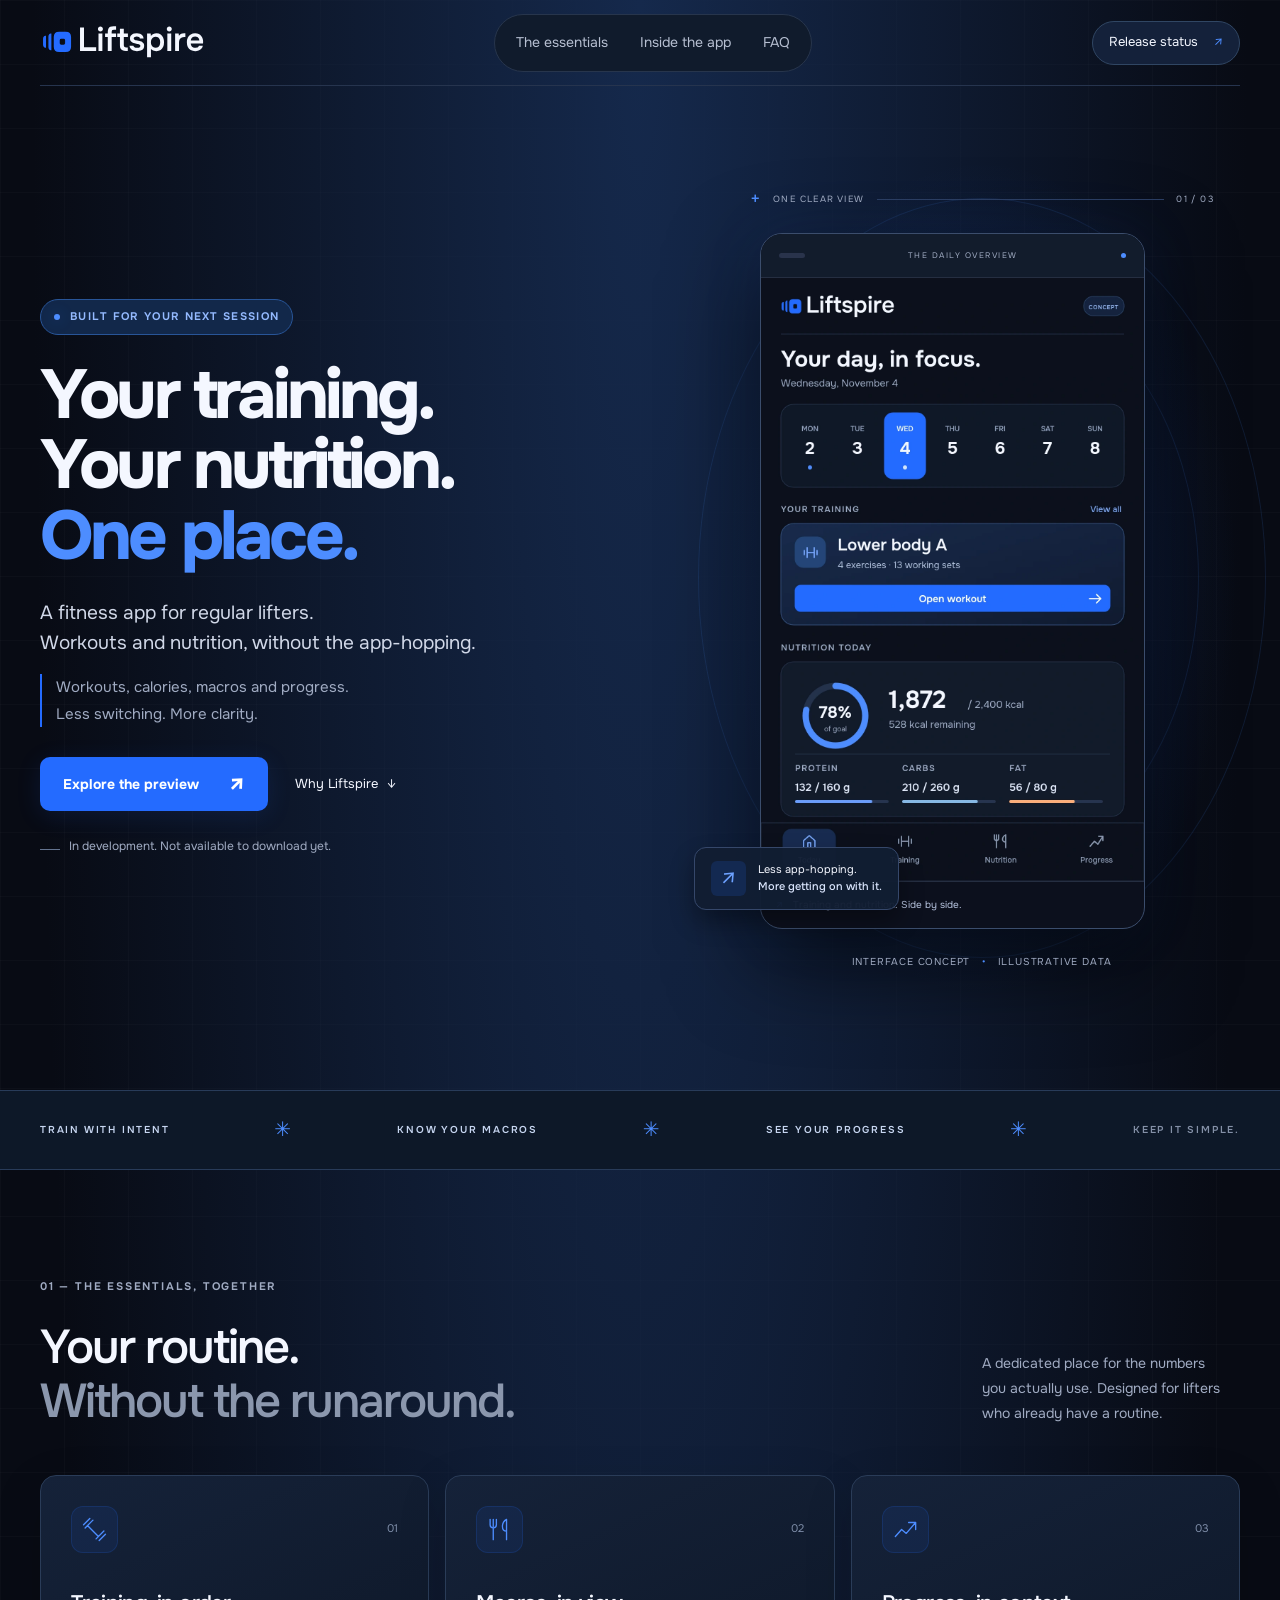
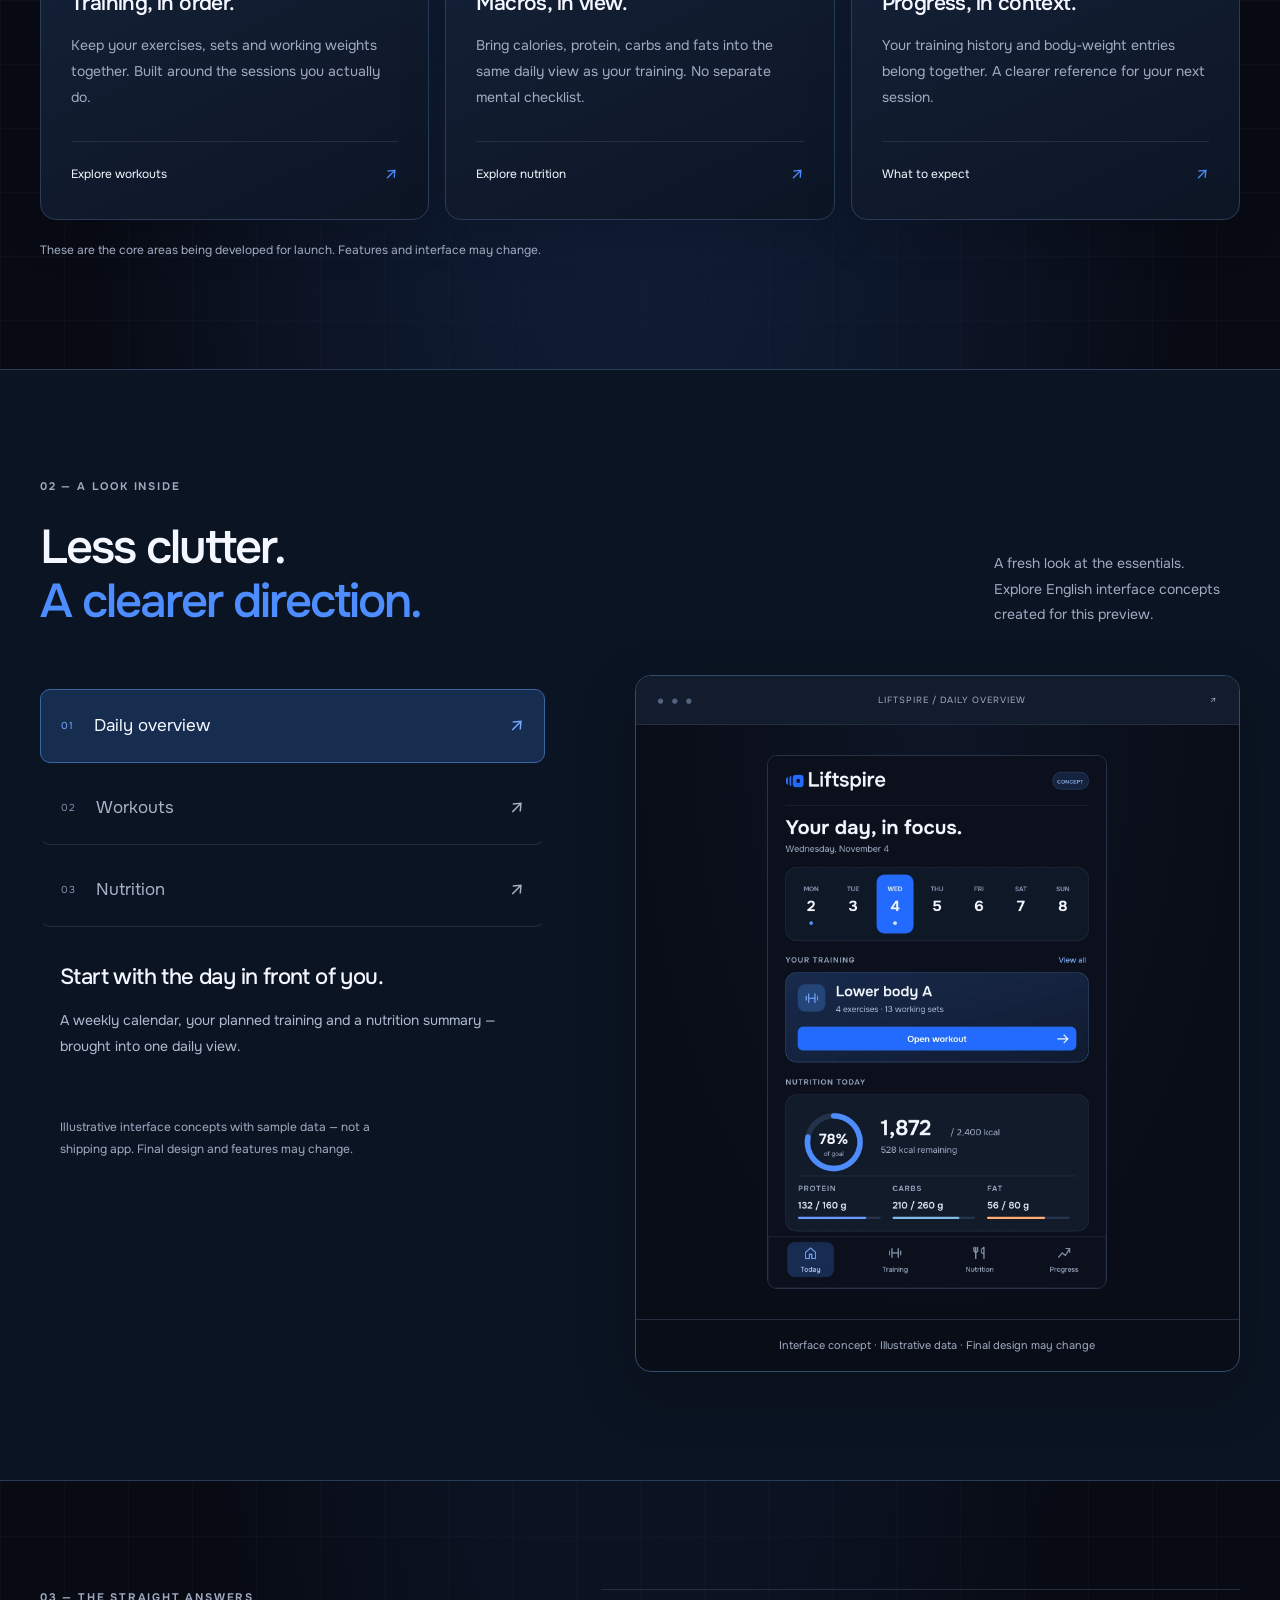
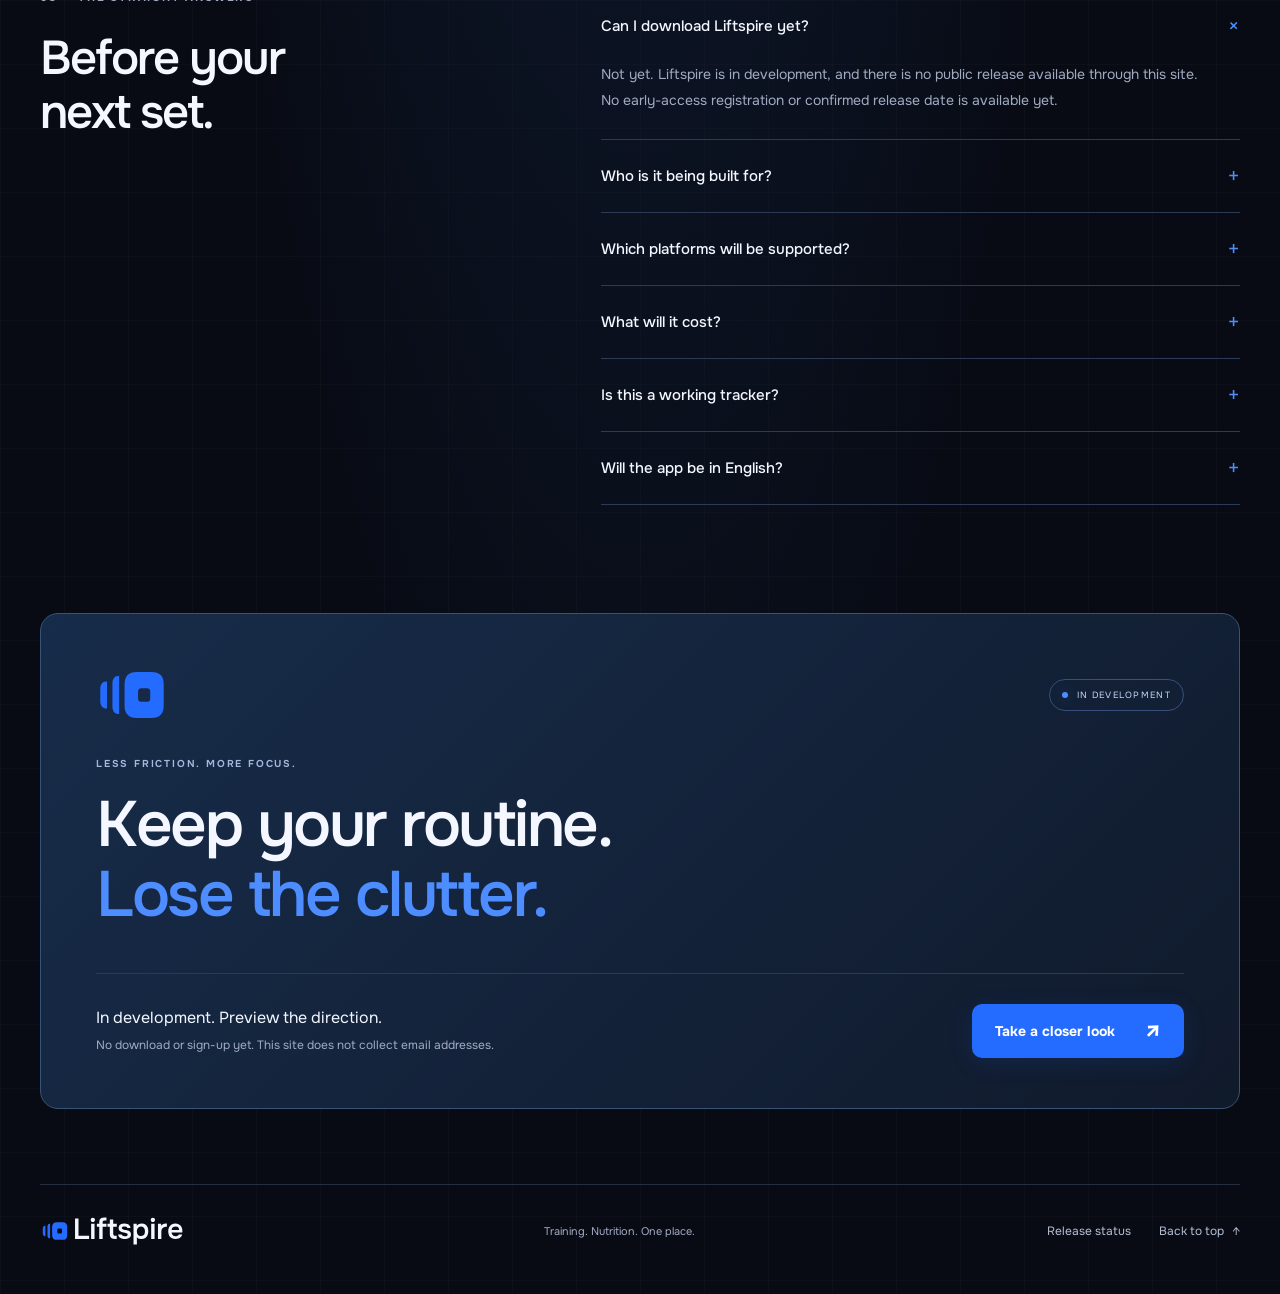
<file: index.html>
<!doctype html>
<html lang="en">
<head>
<meta charset="utf-8"><meta name="viewport" content="width=device-width, initial-scale=1">
<meta name="robots" content="noindex, nofollow">
<meta name="referrer" content="strict-origin-when-cross-origin">
<meta property="og:type" content="website"><meta property="og:site_name" content="Liftspire"><meta property="og:title" content="Liftspire — Training and nutrition. One place."><meta property="og:description" content="A simpler home for workouts, calories, macros and progress. In development — explore the interface preview."><meta property="og:image" content="assets/social-preview.png"><meta property="og:image:width" content="1200"><meta property="og:image:height" content="630"><meta property="og:image:alt" content="Liftspire: Your training. Your nutrition. One place. In development."><meta name="twitter:card" content="summary_large_image"><meta name="twitter:title" content="Liftspire — Training and nutrition. One place."><meta name="twitter:description" content="In development. Explore the training and nutrition interface preview."><meta name="twitter:image" content="assets/social-preview.png">
<meta name="theme-color" content="#080b14">
<title>Liftspire — Your training. Your nutrition. One place.</title>
<meta name="description" content="Meet Liftspire: a fitness app in development, bringing strength training, calories, macros and progress into one clear place. Explore illustrative English interface concepts.">
<link rel="icon" href="assets/favicon.svg" type="image/svg+xml"><link rel="preload" href="assets/onest.ttf" as="font" type="font/ttf" crossorigin><link rel="stylesheet" href="styles.css"><script src="app.js" defer></script>
</head>
<body>
<a class="skip-link" href="#main">Skip to content</a>
<header class="header wrap">
<a class="brand" href="#main" aria-label="Liftspire home"><img src="assets/logo.svg" alt="Liftspire" width="174" height="46"></a>
<nav aria-label="Main navigation"><a href="#focus">The essentials</a><a href="#inside">Inside the app</a><a href="#questions">FAQ</a></nav>
<a class="header-action" href="#launch">Release status <span aria-hidden="true">↗</span></a>
</header>
<main id="main">
<section class="hero wrap" aria-labelledby="hero-title">
<div class="hero-copy"><p class="eyebrow"><span class="status-dot"></span> BUILT FOR YOUR NEXT SESSION</p>
<h1 id="hero-title">Your training.<br>Your nutrition.<br><span class="blue-text">One place.</span></h1>
<p class="hero-description">A fitness app for regular lifters.<br class="desktop-break"> Workouts and nutrition, without the app-hopping.</p>
<p class="hero-subcopy">Workouts, calories, macros and progress.<br>Less switching. More clarity.</p>
<div class="hero-actions"><a class="button button-primary" href="#inside">Explore the preview <span aria-hidden="true">↗</span></a><a class="text-link" href="#focus">Why Liftspire <span aria-hidden="true">↓</span></a></div>
<p class="hero-note"><span class="small-line"></span> In development. Not available to download yet.</p></div>
<div class="hero-visual"><span class="orbit orbit-one" aria-hidden="true"></span><span class="orbit orbit-two" aria-hidden="true"></span><div class="visual-label"><span class="tiny-cross" aria-hidden="true">+</span> ONE CLEAR VIEW <span class="visual-line"></span> 01 / 03</div>
<div class="screenshot-frame"><div class="frame-top"><span class="camera" aria-hidden="true"></span><span>THE DAILY OVERVIEW</span><span class="frame-dot" aria-hidden="true"></span></div><img class="hero-screen" src="assets/app-today.webp" alt="Illustrative English Liftspire dashboard concept with a weekly calendar, lower-body workout and sample calorie and macro totals" width="540" height="850" fetchpriority="high"><div class="frame-bottom"><span aria-hidden="true">↗</span> Training and nutrition. Side by side.</div></div>
<div class="floating-tag tag-workout"><span class="tag-icon" aria-hidden="true">↗</span><span>Less app-hopping.<br><strong>More getting on with it.</strong></span></div>
<div class="visual-caption">INTERFACE CONCEPT <span>•</span> ILLUSTRATIVE DATA</div></div>
</section>
<div class="discipline-strip"><div class="wrap strip-inner"><span>TRAIN WITH INTENT</span><span class="strip-star" aria-hidden="true">✳</span><span>KNOW YOUR MACROS</span><span class="strip-star" aria-hidden="true">✳</span><span>SEE YOUR PROGRESS</span><span class="strip-star" aria-hidden="true">✳</span><span class="strip-end">KEEP IT SIMPLE.</span></div></div>
<section class="section wrap" id="focus" aria-labelledby="focus-title"><div class="section-heading"><div><p class="eyebrow muted">01 — THE ESSENTIALS, TOGETHER</p><h2 id="focus-title">Your routine.<br><span class="text-muted">Without the runaround.</span></h2></div><p class="section-intro">A dedicated place for the numbers<br>you actually use. Designed for lifters<br>who already have a routine.</p></div>
<div class="feature-grid"><article class="feature-card"><div class="card-top"><span class="feature-icon" aria-hidden="true"><svg viewBox="0 0 32 32"><path d="m7 11 14 14M4 14l10-10M18 28l10-10M2 10l8-8M22 30l8-8"/></svg></span><span class="card-number">01</span></div><h3>Training, in order.</h3><p>Keep your exercises, sets and working weights together. Built around the sessions you actually do.</p><a href="#inside" data-feature-link="workout" class="card-link">Explore workouts <span aria-hidden="true">↗</span></a></article>
<article class="feature-card"><div class="card-top"><span class="feature-icon" aria-hidden="true"><svg viewBox="0 0 32 32"><path d="M8 3v9m-4-9v7a4 4 0 0 0 8 0V3M8 14v15M25 3v26M25 3c-7 4-7 15 0 15"/></svg></span><span class="card-number">02</span></div><h3>Macros, in view.</h3><p>Bring calories, protein, carbs and fats into the same daily view as your training. No separate mental checklist.</p><a href="#inside" data-feature-link="nutrition" class="card-link">Explore nutrition <span aria-hidden="true">↗</span></a></article>
<article class="feature-card"><div class="card-top"><span class="feature-icon" aria-hidden="true"><svg viewBox="0 0 32 32"><path d="M3 25 11 16l6 5L29 7M20 7h9v9"/></svg></span><span class="card-number">03</span></div><h3>Progress, in context.</h3><p>Your training history and body-weight entries belong together. A clearer reference for your next session.</p><a href="#questions" class="card-link">What to expect <span aria-hidden="true">↗</span></a></article></div><p class="section-footnote">These are the core areas being developed for launch. Features and interface may change.</p></section>
<section class="demo-section section" id="inside" aria-labelledby="inside-title"><div class="wrap"><div class="section-heading"><div><p class="eyebrow muted">02 — A LOOK INSIDE</p><h2 id="inside-title">Less clutter.<br><span class="blue-text">A clearer direction.</span></h2></div><p class="section-intro">A fresh look at the essentials.<br>Explore English interface concepts<br>created for this preview.</p></div>
<div class="demo-layout"><div class="demo-controls"><div class="tabs" role="tablist" aria-label="App interface preview"><button class="demo-tab" id="tab-today" role="tab" aria-selected="true" aria-controls="demo-panel" data-view="today"><span>01</span> Daily overview <span aria-hidden="true">↗</span></button><button class="demo-tab" id="tab-workout" role="tab" aria-selected="false" aria-controls="demo-panel" tabindex="-1" data-view="workout"><span>02</span> Workouts <span aria-hidden="true">↗</span></button><button class="demo-tab" id="tab-nutrition" role="tab" aria-selected="false" aria-controls="demo-panel" tabindex="-1" data-view="nutrition"><span>03</span> Nutrition <span aria-hidden="true">↗</span></button></div><div class="demo-copy" aria-live="polite"><h3 id="demo-title">Start with the day in front of you.</h3><p id="demo-description">A weekly calendar, your planned training and a nutrition summary — brought into one daily view.</p></div><p class="demo-disclaimer">Illustrative interface concepts with sample data — not a shipping app. Final design and features may change.</p><noscript><p class="demo-disclaimer">Enable JavaScript to switch previews, or <a href="assets/app-workout.webp">view workouts</a> and <a href="assets/app-nutrition.webp">view nutrition</a> directly.</p></noscript></div>
<div class="demo-preview" id="demo-panel" role="tabpanel" aria-labelledby="tab-today" tabindex="0"><div class="preview-top"><span class="preview-lights" aria-hidden="true">● ● ●</span><span id="preview-label">LIFTSPIRE / DAILY OVERVIEW</span><span aria-hidden="true">↗</span></div><div class="demo-image-holder"><img id="demo-image" src="assets/app-today.webp" alt="English dashboard interface concept showing an illustrative workout and calorie and macro summary" width="540" height="850" loading="lazy"></div><p class="preview-caption">Interface concept · Illustrative data · Final design may change</p></div></div></div></section>
<section class="section wrap faq-section" id="questions" aria-labelledby="faq-title"><div><p class="eyebrow muted">03 — THE STRAIGHT ANSWERS</p><h2 id="faq-title">Before your<br>next set.</h2></div><div class="faq-list"><details open><summary>Can I download Liftspire yet?<span aria-hidden="true">+</span></summary><p>Not yet. Liftspire is in development, and there is no public release available through this site. No early-access registration or confirmed release date is available yet.</p></details><details><summary>Who is it being built for?<span aria-hidden="true">+</span></summary><p>Regular strength trainees who already follow their training and nutrition — and want a simpler place to keep workouts, calories, macros and progress together.</p></details><details><summary>Which platforms will be supported?<span aria-hidden="true">+</span></summary><p>Supported platforms and app-store availability have not been confirmed. This preview is a website, not an installable tracker.</p></details><details><summary>What will it cost?<span aria-hidden="true">+</span></summary><p>Pricing has not been announced. We want Liftspire to be accessible for regular lifters, but there is no confirmed price or subscription offer yet.</p></details><details><summary>Is this a working tracker?<span aria-hidden="true">+</span></summary><p>No. This website shows illustrative interface concepts, not a working app or screenshots of a finished release. Sample figures are for demonstration only. It does not accept workout or nutrition entries. Technical connection data may still be processed to deliver this website.</p></details><details><summary>Will the app be in English?<span aria-hidden="true">+</span></summary><p>This website and its illustrative interface concepts are in English. They show a design direction, not a finished English app release. Launch language availability is not confirmed yet.</p></details></div></section>
<section class="closing wrap" id="launch" aria-labelledby="launch-title"><div class="closing-top"><img src="assets/mark.svg" alt="" width="72" height="72" aria-hidden="true"><span class="launch-badge"><span class="status-dot"></span> IN DEVELOPMENT</span></div><p class="eyebrow">LESS FRICTION. MORE FOCUS.</p><h2 id="launch-title">Keep your routine.<br><span>Lose the clutter.</span></h2><div class="closing-bottom"><div><p class="launch-heading">In development. Preview the direction.</p><p class="closing-note">No download or sign-up yet. This site does not collect email addresses.</p></div><a class="button button-primary" href="#inside">Take a closer look <span aria-hidden="true">↗</span></a></div></section>
</main>
<footer class="footer wrap"><a class="brand" href="#main" aria-label="Liftspire back to top"><img src="assets/logo.svg" alt="Liftspire" width="152" height="40" loading="lazy"></a><p>Training. Nutrition. One place.</p><nav class="footer-links" aria-label="Footer navigation"><a href="#launch">Release status</a><a href="#main">Back to top <span aria-hidden="true">↑</span></a></nav></footer>
</body>
</html>
</file>
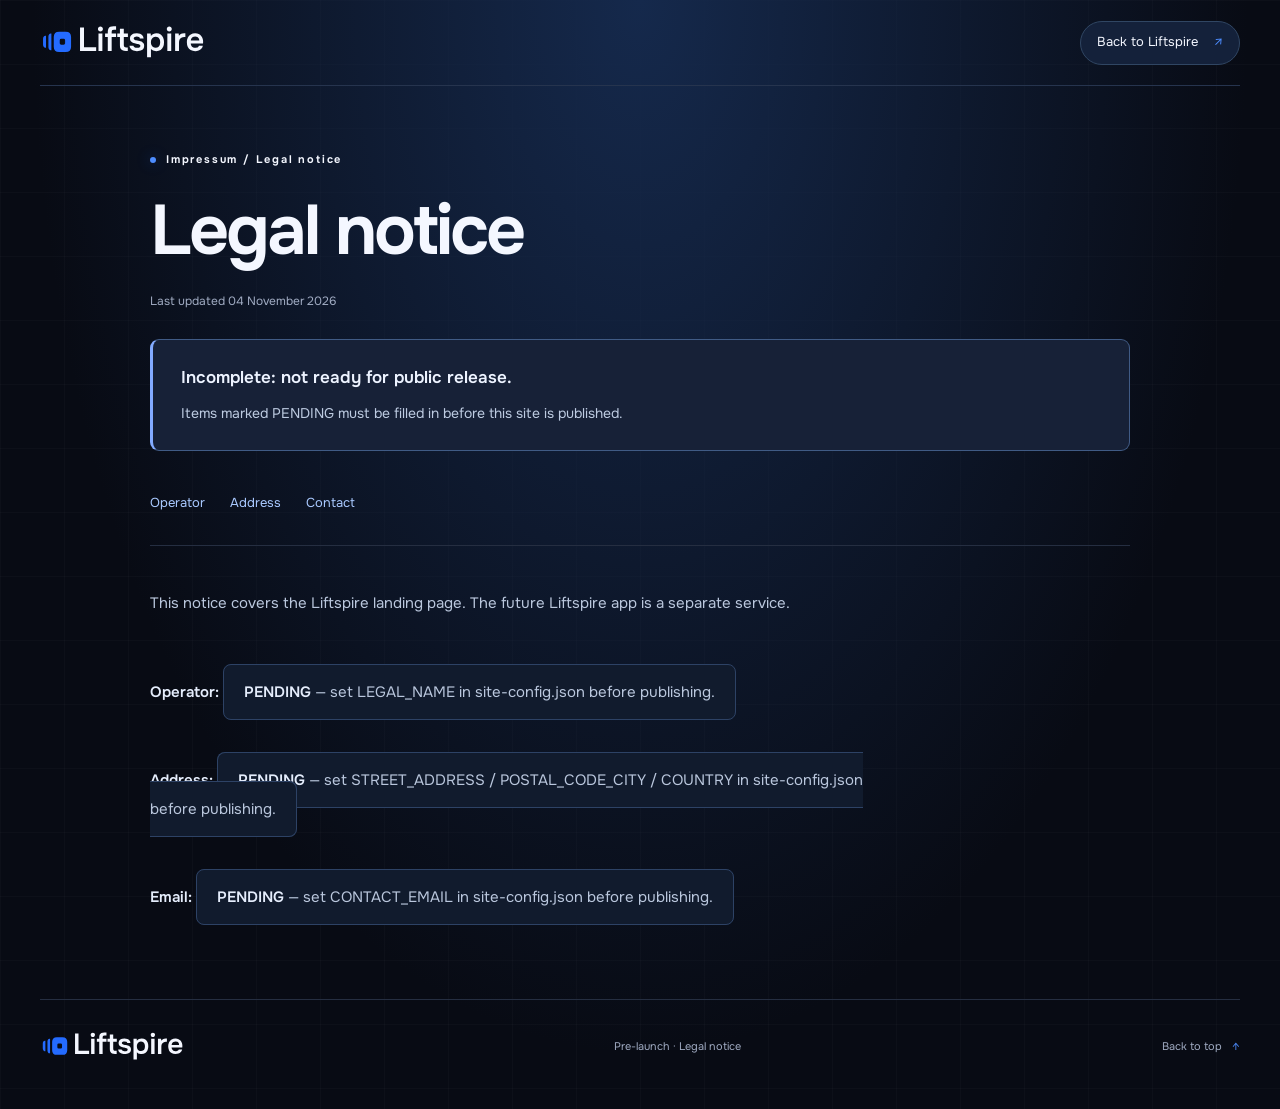
<file: impressum.html>
<!doctype html>
<html lang="en"><head><meta charset="utf-8"><meta name="viewport" content="width=device-width, initial-scale=1"><meta name="theme-color" content="#080b14"><title>Impressum — Liftspire</title><meta name="description" content="Legal notice (Impressum) for the Liftspire landing page."><link rel="icon" href="assets/favicon.svg" type="image/svg+xml"><link rel="preload" href="assets/onest.ttf" as="font" type="font/ttf" crossorigin><link rel="stylesheet" href="styles.css"></head>
<body class="legal-page"><a class="skip-link" href="#impressum-main">Skip to content</a><header class="header legal-header wrap"><a class="brand" href="index.html" aria-label="Liftspire home"><img src="assets/logo.svg" alt="Liftspire" width="174" height="46"></a><a class="header-action" href="index.html">Back to Liftspire <span aria-hidden="true">↗</span></a></header>
<main id="impressum-main" class="legal-main wrap"><div class="legal-hero"><p class="eyebrow"><span class="status-dot"></span> Impressum / Legal notice</p><h1 id="imp-title">Legal notice</h1><p class="legal-updated">Last updated <time datetime="2026-11-04">04 November 2026</time></p></div><div class="legal-draft" role="note"><p class="legal-draft-title">Incomplete: not ready for public release.</p><p>Items marked PENDING must be filled in before this site is published.</p></div><nav class="legal-toc" aria-label="Legal notice sections"><a href="#imp-operator">Operator</a><a href="#imp-address">Address</a><a href="#imp-contact">Contact</a></nav><div class="legal-content"><section><p>This notice covers the Liftspire landing page. The future Liftspire app is a separate service.</p></section><section id="imp-operator"><p><strong>Operator:</strong> <span class="legal-missing"><strong>PENDING</strong> — set LEGAL_NAME in site-config.json before publishing.</span></p></section><section id="imp-address"><p><strong>Address:</strong> <span class="legal-missing"><strong>PENDING</strong> — set STREET_ADDRESS / POSTAL_CODE_CITY / COUNTRY in site-config.json before publishing.</span></p></section><section id="imp-contact"><p><strong>Email:</strong> <span class="legal-missing"><strong>PENDING</strong> — set CONTACT_EMAIL in site-config.json before publishing.</span></p></section></div></main><footer class="footer legal-footer wrap"><a class="brand" href="index.html" aria-label="Liftspire home"><img src="assets/logo.svg" alt="Liftspire" width="152" height="40"></a><p>Pre-launch · Legal notice</p><a href="#impressum-main">Back to top <span aria-hidden="true">↑</span></a></footer></body></html>
</file>
<file: styles.css>
@font-face{font-family:Onest;src:url('assets/onest.ttf') format('truetype');font-style:normal;font-weight:100 900;font-display:swap}

:root{color-scheme:dark;--bg:#080b14;--panel:#101623;--ink:#f4f7ff;--muted:#a0abc2;--blue:#4d8dff;--line:#252e41;--font:Onest,system-ui,sans-serif}
*{box-sizing:border-box}
html{scroll-behavior:smooth;scroll-padding-top:32px}
body{margin:0;background:var(--bg);color:var(--ink);font:16px/1.6 var(--font);-webkit-font-smoothing:antialiased}
a{color:inherit;text-decoration:none}
button{font:inherit}
img{max-width:100%;display:block}
a,button,summary{-webkit-tap-highlight-color:transparent}
a:focus-visible,button:focus-visible,summary:focus-visible,[tabindex]:focus-visible{outline:3px solid #ffb17b;outline-offset:6px;border-radius:4px}
::selection{background:#246bff;color:white}
.wrap{width:min(1200px,calc(100% - 80px));margin-inline:auto}
.skip-link{position:absolute;top:-80px;left:20px;background:var(--ink);color:var(--bg);padding:12px 20px;z-index:10}
.skip-link:focus{top:12px}
.header{display:flex;align-items:center;justify-content:space-between;min-height:104px;border-bottom:1px solid var(--line);gap:30px}
.brand{flex-shrink:0}
.brand img{object-fit:contain}
.header nav{display:flex;gap:30px;font-size:14px;color:#b6bfd1}
.header nav a:hover,.text-link:hover,.footer a:hover{color:var(--blue)}
.header-action{font-size:13px;border:1px solid #35415a;padding:10px 16px;border-radius:7px;white-space:nowrap}
.header-action span{margin-left:16px;color:var(--blue)}
.header-action:hover{border-color:var(--blue)}
.hero{display:grid;grid-template-columns:1.2fr 1fr;gap:30px;padding-block:76px 86px;align-items:center;min-height:790px}
.hero-copy{position:relative;z-index:1}
.eyebrow{font-size:11px;letter-spacing:1.8px;font-weight:650;margin:0 0 24px;display:flex;align-items:center;gap:10px}
.status-dot{width:6px;height:6px;display:inline-block;border-radius:50%;background:var(--blue);box-shadow:0 0 14px #246bff66;flex-shrink:0}
h1,h2,h3,p{margin-top:0}
h1{font-size:clamp(46px,5.4vw,76px);line-height:1.06;letter-spacing:-3.6px;font-weight:650;margin-bottom:28px}
.blue-text{color:var(--blue)}
.hero-description{color:#d1d8e8;font-size:18px;line-height:1.65;margin-bottom:16px}
.hero-subcopy{font-size:15px;line-height:1.75;color:var(--muted);margin-bottom:30px}
.hero-actions{display:flex;align-items:center;gap:27px;flex-wrap:wrap}
.button{display:inline-flex;align-items:center;justify-content:space-between;gap:30px;padding:16px 23px;font-size:14px;font-weight:600;border-radius:7px;min-height:54px;transition:background .2s,transform .2s}
.button-primary{background:#246bff;color:#fff;box-shadow:0 5px 24px #246bff20}
.button-primary:hover{background:#367bff;transform:translateY(-2px)}
.button span{font-size:22px;line-height:1}
.text-link{font-size:13px}
.text-link span{margin-left:9px}
.hero-note{font-size:11px;color:var(--muted);display:flex;align-items:center;gap:9px;margin:25px 0 0}
.small-line{width:20px;height:1px;background:#63738f}
.hero-visual{position:relative;padding:28px 26px 30px;isolation:isolate;min-width:0}
.hero-visual:before{content:'';position:absolute;inset:0;background:radial-gradient(ellipse at 50% 55%,#246bff25,transparent 68%);z-index:-1}
.orbit{position:absolute;border:1px solid #246bff1c;border-radius:50%;z-index:-1;inset:5% -5%}
.orbit-two{inset:15% 8%}
.visual-label{display:flex;align-items:center;gap:12px;font-size:9px;letter-spacing:1.4px;color:var(--muted);margin-bottom:19px}
.tiny-cross{color:var(--blue);font-size:19px}
.visual-line{height:1px;flex:1;background:#2a3d62}
.screenshot-frame{border:1px solid #354363;border-radius:14px;background:#0c101d;overflow:hidden;box-shadow:0 25px 80px #0007;transform:rotate(2deg);margin-inline:10px;max-width:385px}
.frame-top{display:flex;align-items:center;justify-content:space-between;font-size:8px;letter-spacing:1.5px;padding:15px 18px;color:var(--muted);border-bottom:1px solid var(--line)}
.camera{height:5px;width:26px;border-radius:8px;background:#29334b}
.frame-dot{width:5px;height:5px;background:var(--blue);border-radius:50%}
.hero-screen{width:100%;height:auto}
.frame-bottom{display:flex;align-items:center;gap:10px;padding:15px;font-size:10px;border-top:1px solid var(--line);color:#b7c4df}
.frame-bottom span{color:var(--blue)}
.floating-tag{position:absolute;display:flex;align-items:center;gap:12px;background:#131b2dee;border:1px solid #35476a;box-shadow:0 12px 25px #0005;border-radius:9px;padding:13px 16px;font-size:11px;line-height:1.6}
.tag-workout{left:-30px;bottom:90px;transform:rotate(-3deg)}
.tag-icon{display:grid;place-items:center;width:35px;height:35px;background:#246bff26;border-radius:6px;color:#6ca1ff;font-size:22px}
.floating-tag strong{font-weight:500;color:#dce7ff}
.visual-caption{text-align:center;font-size:8px;letter-spacing:1.2px;color:var(--muted);margin-top:25px}
.visual-caption span{color:var(--blue);margin-inline:8px}
.discipline-strip{border-block:1px solid var(--line);background:#0c111e}
.strip-inner{display:flex;justify-content:space-between;align-items:center;gap:20px;padding-block:23px;font-size:10px;letter-spacing:1.8px;font-weight:600}
.strip-star{color:var(--blue);font-size:20px}
.strip-end{color:#8490a7}
.section{padding-block:108px}
.section-heading{display:flex;align-items:end;justify-content:space-between;gap:30px;margin-bottom:46px}
.muted{color:var(--muted)}
h2{font-size:clamp(33px,3.7vw,50px);line-height:1.15;letter-spacing:-2px;font-weight:550;margin:0}
.text-muted{color:#8b97ad}
.section-intro{font-size:14px;color:var(--muted);line-height:1.8;margin:0 20px 2px 0}
.feature-grid{display:grid;grid-template-columns:repeat(3,1fr);gap:16px}
.feature-card{background:linear-gradient(130deg,#141b2b,#0d121e);border:1px solid var(--line);border-radius:12px;padding:30px;display:flex;flex-direction:column}
.card-top{display:flex;align-items:center;justify-content:space-between;margin-bottom:34px}
.feature-icon{display:grid;place-items:center;width:47px;height:47px;background:#246bff16;border:1px solid #246bff29;border-radius:10px}
.feature-icon svg{height:25px;width:25px;fill:none;stroke:var(--blue);stroke-width:1.7;stroke-linecap:round;stroke-linejoin:round}
.card-number{font-size:11px;color:#7f8ea9}
.feature-card h3{font-size:21px;letter-spacing:-.6px;font-weight:550;margin-bottom:13px}
.feature-card p{font-size:13px;color:var(--muted);line-height:1.85;margin-bottom:30px}
.card-link{margin-top:auto;font-size:12px;display:flex;justify-content:space-between;gap:12px;border-top:1px solid var(--line);padding-top:18px}
.card-link span{color:var(--blue);font-size:18px}
.card-link:hover{color:var(--blue)}
.section-footnote{font-size:11px;color:var(--muted);margin:20px 0 0}
.demo-section{background:#0c111c;border-block:1px solid var(--line)}
.demo-layout{display:grid;grid-template-columns:1fr 1.2fr;gap:90px;align-items:start}
.demo-controls{padding-top:14px}
.tabs{display:flex;flex-direction:column;gap:8px}
.demo-tab{display:flex;align-items:center;gap:20px;text-align:left;padding:20px;border:1px solid transparent;border-bottom-color:var(--line);background:transparent;color:#a7b2c7;cursor:pointer;font-size:17px;border-radius:6px}
.demo-tab span:first-child{font-size:10px;letter-spacing:1px;color:#8291af}
.demo-tab span:last-child{margin-left:auto;font-size:20px}
.demo-tab[aria-selected=true]{border-color:#31558e;background:#182847;color:#f4f7ff}
.demo-tab[aria-selected=true] span{color:#76a7ff}
.demo-tab:hover{background:#152138}
.demo-copy{padding:35px 20px 0;min-height:180px}
.demo-copy h3{font-size:22px;line-height:1.4;font-weight:500;letter-spacing:-.6px;margin-bottom:14px}
.demo-copy p{font-size:14px;color:#aebbd2;line-height:1.9}
.demo-disclaimer{font-size:11px;color:var(--muted);margin:10px 20px;max-width:330px}
.demo-disclaimer a{text-decoration:underline}
.demo-preview{border:1px solid #34405a;background:#090d17;box-shadow:0 20px 60px #0003;border-radius:12px;overflow:hidden;min-width:0}
.preview-top{display:flex;justify-content:space-between;align-items:center;gap:12px;padding:17px 22px;border-bottom:1px solid var(--line);font-size:9px;letter-spacing:1px;color:var(--muted)}
.preview-lights{font-size:7px;letter-spacing:3px;color:#53637f}
.demo-image-holder{display:flex;align-items:center;justify-content:center;min-height:550px;padding:30px;background:radial-gradient(ellipse at top,#15213a66,transparent 70%)}
#demo-image{width:100%;max-width:340px;height:auto;border:1px solid #283247;border-radius:10px}
.preview-caption{font-size:10px;text-align:center;color:var(--muted);padding:16px 15px;margin:0;border-top:1px solid var(--line)}
.faq-section{display:grid;grid-template-columns:1fr 1.3fr;gap:70px}
.faq-list details{border-bottom:1px solid var(--line)}
.faq-list details:first-child{border-top:1px solid var(--line)}
summary{display:flex;align-items:center;justify-content:space-between;gap:22px;cursor:pointer;padding:24px 0;font-size:15px;font-weight:500;list-style:none}
summary::-webkit-details-marker{display:none}
summary span{color:var(--blue);font-weight:300;font-size:24px;line-height:1;transition:transform .2s}
details[open] summary span{transform:rotate(45deg)}
details p{color:var(--muted);font-size:13px;line-height:1.9;margin:0 30px 25px 0}
.closing{background:radial-gradient(ellipse at 100% 0,#246bff2b,transparent 70%),#111928;border:1px solid #2a3d60;border-radius:16px;padding:45px 55px 50px;margin-bottom:75px}
.closing-top{display:flex;align-items:center;justify-content:space-between;margin-bottom:25px}
.launch-badge{display:flex;align-items:center;gap:9px;font-size:9px;letter-spacing:1.3px;border:1px solid #36517c;border-radius:30px;padding:8px 12px;color:#c6d8fa}
.closing .eyebrow{color:#a5b9dc;font-size:10px;margin-bottom:18px}
.closing h2{font-size:clamp(40px,5vw,66px);letter-spacing:-2.5px;line-height:1.1}
.closing h2 span{color:var(--blue)}
.closing-bottom{display:flex;align-items:center;justify-content:space-between;gap:30px;margin-top:42px;padding-top:30px;border-top:1px solid #2b3b56}
.launch-heading{font-size:16px;margin-bottom:5px}
.closing-note{color:var(--muted);font-size:11px;margin:0}
.footer{display:flex;justify-content:space-between;align-items:center;gap:30px;padding-bottom:40px}
.footer p,.footer>a:last-child{font-size:11px;color:var(--muted);margin:0}
.footer>a:last-child span{color:var(--blue);margin-left:10px}

@media(min-width:1440px){.hero{padding-block:85px 100px}
.hero-visual{padding-inline:35px}
.screenshot-frame{max-width:400px}
}

@media(max-width:1050px){.wrap{width:calc(100% - 56px)}
.header nav{gap:20px}
.hero{gap:20px;min-height:740px}
h1{font-size:56px;letter-spacing:-2.8px}
.hero-description{font-size:16px}
.hero-visual{padding-inline:15px}
.tag-workout{left:-15px;bottom:70px}
.floating-tag{font-size:9px;padding:10px}
.feature-card{padding:24px}
.demo-layout{gap:45px}
.demo-image-holder{min-height:490px;padding:25px}
.faq-section{gap:40px}
.section-intro{margin-right:0}
.section{padding-block:85px}
}

@media(max-width:760px){.wrap{width:calc(100% - 40px)}
.header{min-height:88px;flex-wrap:wrap;gap:0;padding-block:16px 12px}
.header .brand img{width:145px;height:auto}
.header-action{font-size:11px;padding:7px 10px}
.header-action span{margin-left:6px}
.header nav{order:3;width:100%;justify-content:space-between;font-size:11px;margin-top:18px;gap:15px}
.header nav a{padding:5px 0}
.hero{grid-template-columns:1fr;padding-block:46px 38px;gap:34px}
.hero h1{font-size:clamp(43px,9vw,64px);letter-spacing:-2.4px;margin-bottom:23px}
.eyebrow{font-size:9px;letter-spacing:1.4px;margin-bottom:20px}
.hero-description{font-size:16px}
.hero-subcopy{font-size:13px;margin-bottom:24px}
.desktop-break{display:none}
.hero-actions{gap:20px}
.button{font-size:12px;min-height:50px;padding:14px 18px;gap:25px}
.text-link{font-size:11px}
.hero-note{font-size:9px;margin-top:21px}
.hero-visual{width:min(100%,430px);margin:auto;padding:0 18px 20px}
.visual-label{font-size:8px}
.screenshot-frame{margin-inline:10px;max-width:350px}
.tag-workout{left:0;bottom:75px;font-size:9px}
.visual-caption{font-size:7px;letter-spacing:.7px}
.hero-visual:before{inset:0 -15px}
.orbit{inset:5% 0}
.orbit-two{display:none}
.strip-inner{display:grid;grid-template-columns:1fr 1fr;gap:14px 20px;padding-block:20px;font-size:8px;letter-spacing:1px}
.strip-star{display:none}
.strip-end{color:var(--blue)}
.section{padding-block:65px}
.section-heading{display:block;margin-bottom:30px}
h2{font-size:34px;letter-spacing:-1.5px}
.section-intro{font-size:12px;margin-top:22px}
.section-intro br{display:none}
.feature-grid{grid-template-columns:1fr;gap:12px}
.feature-card{padding:25px}
.card-top{margin-bottom:23px}
.feature-card h3{font-size:21px}
.feature-card p{font-size:13px;margin-bottom:23px}
.section-footnote{font-size:10px;line-height:1.8}
.demo-layout{grid-template-columns:1fr;gap:25px}
.demo-controls{padding:0}
.demo-tab{padding:15px 17px;font-size:15px}
.demo-copy{padding:25px 4px 0;min-height:155px}
.demo-copy h3{font-size:21px}
.demo-copy p{font-size:13px}
.demo-disclaimer{margin:7px 4px 0;max-width:none;font-size:10px}
.demo-image-holder{min-height:450px;padding:24px}
.preview-top{font-size:8px;padding:15px}
.preview-caption{font-size:9px}
.faq-section{display:block}
.faq-list{margin-top:30px}
summary{font-size:14px;padding-block:21px}
.faq-list p{font-size:12px;margin-right:15px}
.closing{padding:25px;margin-bottom:40px;border-radius:12px}
.closing-top{margin-bottom:30px}
.closing-top img{width:55px;height:55px}
.launch-badge{font-size:7px;letter-spacing:.7px;padding:7px 9px}
.closing h2{font-size:clamp(31px,8vw,48px);letter-spacing:-1.5px}
.closing-bottom{display:block;margin-top:30px;padding-top:25px}
.launch-heading{font-size:13px}
.closing-note{font-size:10px}
.closing-bottom .button{margin-top:23px}
.footer{flex-wrap:wrap;gap:15px;padding-bottom:30px}
.footer .brand img{width:130px;height:auto}
.footer p{order:3;width:100%;font-size:10px}
.footer>a:last-child{font-size:10px}
}

@media(prefers-reduced-motion:reduce){html{scroll-behavior:auto}
*,*:before,*:after{animation:none!important;transition:none!important}
}


/* Final spacing, touch targets and the legal notice page. */
a,button,summary{touch-action:manipulation}
.header nav a,.footer-links a{display:inline-flex;align-items:center;min-height:44px}
.header-action{min-height:44px;display:inline-flex;align-items:center}
.text-link{display:inline-flex;align-items:center;min-height:44px}
.hero{padding-block:64px 72px}
.hero-description{max-width:42ch;text-wrap:pretty}
.hero-note{font-size:12px;line-height:1.7;align-items:baseline}
.small-line{flex-shrink:0}
.feature-card{transition:border-color .2s,background .2s}
.feature-card:hover{border-color:#3a5076}
.feature-card p{font-size:14px;line-height:1.85}
.card-link{min-height:48px;align-items:center}
.section-footnote,.demo-disclaimer{font-size:12px;line-height:1.8}
.visual-caption{font-size:9px;letter-spacing:.8px}
.preview-caption{font-size:11px;line-height:1.7}
.demo-tab{min-height:60px}
summary:hover{color:#91b7ff}
.faq-list details p{font-size:14px;line-height:1.85}
.closing-note{font-size:12px;line-height:1.8}
.footer{border-top:1px solid var(--line);padding-top:25px;gap:24px}
.footer-links{display:flex;align-items:center;gap:28px;font-size:12px;color:#b4c0d6}
.footer-links a{gap:8px;white-space:nowrap}
.footer-links a:hover{color:var(--blue)}
.draft-tag{font-size:9px;letter-spacing:.5px;text-transform:uppercase;border:1px solid #455472;border-radius:4px;padding:1px 5px;color:#b2c3df}
.legal-header{min-height:104px}
.legal-main{max-width:980px;padding-block:65px 70px}
.legal-hero{padding-bottom:28px}
.legal-hero h1{font-size:clamp(44px,5.5vw,70px);letter-spacing:-3px;line-height:1.08;margin-bottom:24px}
.legal-lead{font-size:18px;max-width:48ch;color:#c3cfe3;line-height:1.7}
.legal-updated{color:var(--muted);font-size:12px;margin-bottom:0}
.legal-draft{padding:24px 28px;background:#172137;border:1px solid #405b85;border-left:3px solid #83abff;border-radius:9px;margin-bottom:30px}
.legal-draft-title{font-size:17px;font-weight:600;color:#edf3ff;margin-bottom:9px}
.legal-draft p:last-child{color:#bdcbe1;font-size:14px;line-height:1.85;margin:0;max-width:78ch}
.legal-toc{display:flex;flex-wrap:wrap;gap:8px 25px;border-bottom:1px solid var(--line);padding-bottom:20px}
.legal-toc a{display:inline-flex;align-items:center;min-height:44px;font-size:13px;color:#a9c9ff}
.legal-toc a:hover{text-decoration:underline;text-underline-offset:5px}
.legal-content{max-width:760px}
.legal-content section{padding-top:43px;scroll-margin-top:25px}
.legal-number{font-size:10px;letter-spacing:1.8px;color:#95aacb;margin-bottom:14px;font-weight:600}
.legal-content h2{font-size:28px;line-height:1.3;letter-spacing:-.8px;margin-bottom:20px}
.legal-content section>p:not(.legal-number){font-size:15px;line-height:1.95;color:#bac7dd;margin-bottom:16px;overflow-wrap:anywhere}
.legal-content strong{font-weight:600;color:#e5edfc}
.legal-missing{padding:17px 20px;background:#111b2d;border:1px solid #2d4265;border-radius:8px}
.legal-bottom{display:flex;align-items:center;justify-content:space-between;gap:30px;border-top:1px solid var(--line);padding-top:30px;margin-top:50px}
.legal-bottom p{font-size:12px;color:var(--muted);margin:0;line-height:1.8}
.legal-footer{max-width:1200px}
@media(min-width:1440px){.hero{padding-block:60px 72px}}
@media(max-width:760px){
.header{padding-top:12px;padding-bottom:8px}
.header nav{margin-top:8px;font-size:12px}
.header nav a{padding:0}
.header-action{font-size:10px;padding-inline:10px}
.hero{padding-block:36px 42px;gap:30px}
.hero h1{line-height:1.08}
.hero-note{font-size:11px;gap:8px}
.hero-subcopy{font-size:14px}
.text-link{font-size:12px}
.visual-caption{font-size:8px;line-height:1.8}
.tag-workout{bottom:88px}
.feature-card{padding:26px}
.section-intro{font-size:14px;line-height:1.8}
.section-footnote,.demo-disclaimer{font-size:11px}
.demo-copy{min-height:170px}
.demo-copy p,.faq-list details p{font-size:14px}
.preview-caption{font-size:10px}
.closing-note{font-size:11px}
.footer{display:grid;grid-template-columns:1fr;gap:10px}
.footer p{order:initial;font-size:11px}
.footer-links{justify-content:space-between;width:100%;gap:15px;font-size:12px}
.legal-header{flex-wrap:nowrap;min-height:90px;gap:12px}
.legal-header .brand img{width:132px}
.legal-main{padding-block:40px 45px}
.legal-hero h1{font-size:45px;letter-spacing:-2px}
.legal-lead{font-size:16px}
.legal-updated{font-size:11px}
.legal-draft{padding:19px 18px}
.legal-draft-title{font-size:16px;line-height:1.5}
.legal-draft p:last-child{font-size:13px}
.legal-toc{gap:0 22px}
.legal-toc a{font-size:12px}
.legal-content section{padding-top:34px}
.legal-content h2{font-size:25px;letter-spacing:-.6px}
.legal-content section>p:not(.legal-number){font-size:14px;line-height:1.9}
.legal-missing{padding:15px}
.legal-bottom{align-items:start;flex-direction:column;gap:22px}
.legal-bottom p{font-size:11px}
.legal-footer{display:flex;align-items:center;flex-wrap:wrap}
.legal-footer p{order:3}
}


.legal-footer>a:last-child{display:inline-flex;align-items:center;min-height:44px}

/* Launch polish: readable fine print, reliable touch targets and zoom reflow. */
.hero-copy,.demo-controls,.section-heading>div{min-width:0}
.hero-note,.section-footnote,.demo-disclaimer,.closing-note{font-size:12px}
.hero-visual .visual-caption{font-size:10px}
.footer-links a{white-space:normal}
@media(max-width:360px){.header .brand img{width:132px}.header-action{padding-inline:8px}.header{column-gap:6px}.preview-lights{display:none}.preview-top{letter-spacing:.5px}.hero-actions{gap:12px}.hero-actions .button{gap:14px}}

/* Liftspire visual refresh: compact product-led composition, brand colours retained. */
body{background-color:#080b14;background-image:radial-gradient(ellipse at 50% 0%,#15294c 0,transparent 38rem),linear-gradient(#ffffff05 1px,transparent 1px),linear-gradient(90deg,#ffffff05 1px,transparent 1px);background-size:auto,64px 64px,64px 64px}
.header{min-height:86px;border-color:#26344e}
.header nav{padding:6px;background:#101b2c;border:1px solid #27354c;border-radius:999px;gap:2px}
.header nav a{padding:8px 15px;border-radius:999px}
.header nav a:hover{background:#1a2e4f}
.header-action{border-radius:999px;background:#14213a;border-color:#304663}
.hero{min-height:720px;gap:64px;padding-block:70px 90px}
.hero-copy>.eyebrow{display:inline-flex;padding:8px 13px;border:1px solid #285598;border-radius:999px;background:#12284a;color:#94baff;letter-spacing:1.3px;margin-bottom:25px}
.hero h1{font-weight:750;letter-spacing:-.055em;line-height:1.02}
.hero-description{max-width:38rem;font-size:19px;line-height:1.55}
.hero-subcopy{border-left:2px solid #246bff;padding-left:14px}
.button{border-radius:10px;font-weight:700}
.hero-visual:before{background:radial-gradient(ellipse at center,#246bff32,transparent 70%)}
.orbit{border-color:#4d8dff20}
.screenshot-frame{transform:none;border-radius:22px;border-color:#3b4d6c;box-shadow:0 32px 90px #000a,0 0 60px #246bff1a}
.frame-top,.preview-top{background:#121c2c}
.floating-tag{border-radius:12px;transform:none;background:#111e32f5}
.discipline-strip{background:#0d1828;border-color:#283b59}
.strip-inner{color:#c7d6f1}
.feature-card{background:linear-gradient(155deg,#152239,#0c1524);border-color:#2a3c58;border-radius:16px;box-shadow:0 16px 50px #0002}
.feature-icon{border-radius:12px}
.demo-section{background:#0b1422;border-color:#283b59}
.demo-tab{border-radius:10px}
.demo-tab[aria-selected=true]{background:#172d50;border-color:#3967a5}
.demo-preview{border-radius:16px;border-color:#344b6a}
.faq-list details{border-color:#2b3b55}
.closing{background:linear-gradient(135deg,#172c4a,#101a2b);border-color:#385376;border-radius:18px}
@media(max-width:760px){
 .header{min-height:0;row-gap:12px}
 .header nav{background:transparent;border:0;border-radius:0;gap:6px}
 .header nav a{padding:7px 10px;background:#101d30;border:1px solid #253955;border-radius:999px;white-space:nowrap}
 .header-action{min-height:38px;display:inline-flex;align-items:center}
 .hero{padding-block:42px 54px;gap:30px;min-height:0}
 .hero h1{font-size:clamp(39px,10.4vw,60px);line-height:1.04;letter-spacing:-.045em}
 .hero-description{font-size:16px}
 .hero-actions{align-items:stretch;gap:12px}
 .hero-actions .button{justify-content:center;min-height:52px}
 .hero-actions .text-link{display:inline-flex;align-items:center;justify-content:center;min-height:48px;padding:0 14px;border:1px solid #30425d;border-radius:10px}
 .hero-visual{padding-inline:16px}
 .screenshot-frame{max-width:360px;margin-inline:auto}
 .tag-workout{left:0;bottom:75px}
 .feature-card{border-radius:14px}
}
@media(max-width:360px){.header nav{gap:4px}.header nav a{font-size:11px;padding-inline:7px}.hero h1{font-size:39px}}
@media(prefers-reduced-motion:reduce){html{scroll-behavior:auto}.button{transition:none}}
</file>
